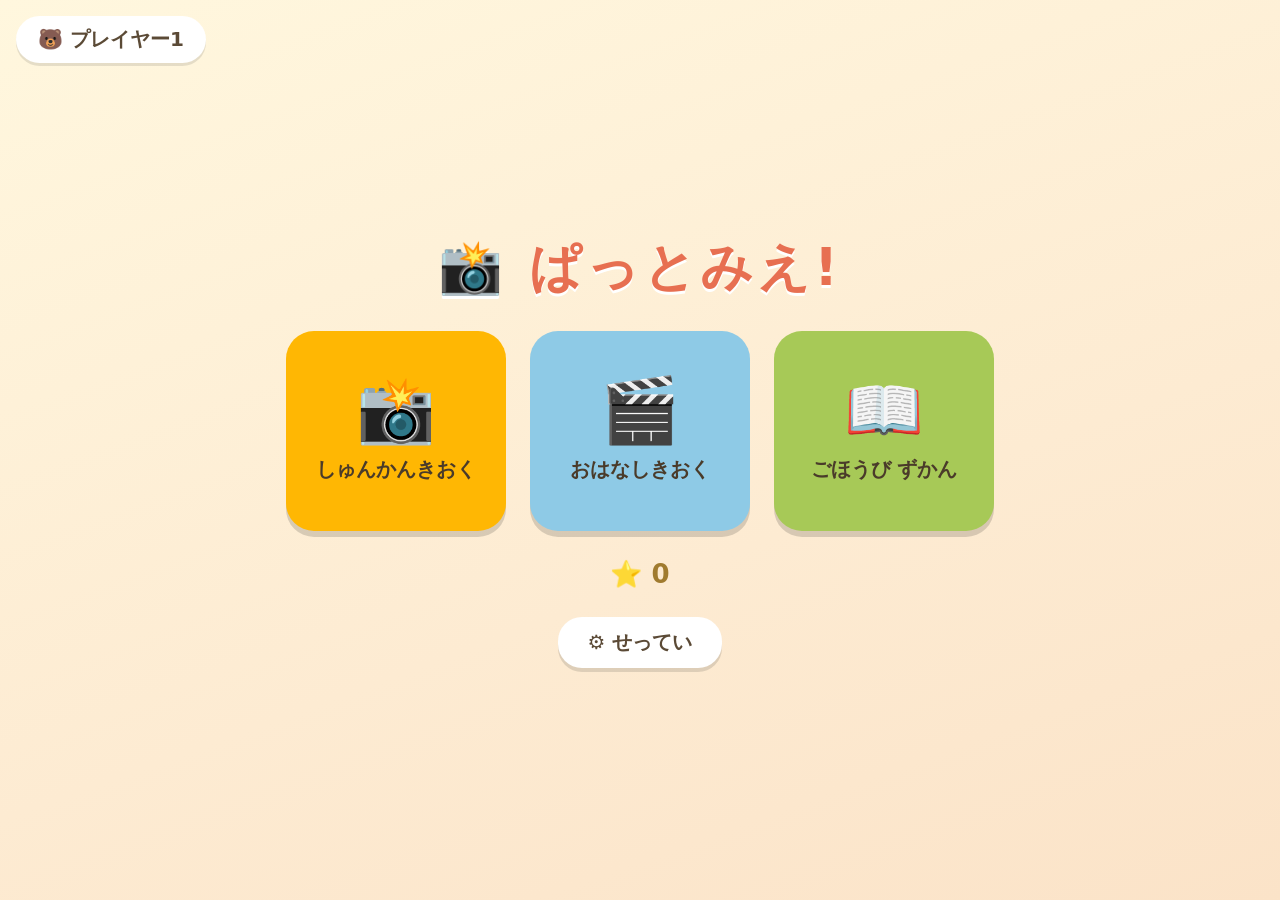
<file: index.html>
<!DOCTYPE html>
<html lang="ja">
<head>
<meta charset="UTF-8">
<meta http-equiv="refresh" content="0; url=./app/">
<title>ぱっとみえ!</title>
</head>
<body>
<p><a href="./app/">ぱっとみえ! をひらく</a></p>
</body>
</html>
</file>
<file: app/style.css>
* { margin: 0; padding: 0; box-sizing: border-box; -webkit-tap-highlight-color: transparent; }

html, body {
  width: 100%; height: 100%;
  overflow: hidden;
  font-family: "Hiragino Maru Gothic ProN", "Hiragino Kaku Gothic ProN", system-ui, sans-serif;
  background: #FDF6E3;
  touch-action: manipulation;
  -webkit-user-select: none; user-select: none;
  position: fixed;
}

button { font-family: inherit; border: none; cursor: pointer; background: none; }

.screen { display: none; width: 100%; height: 100%; position: absolute; inset: 0; }
.screen.active { display: flex; flex-direction: column; }
.hidden { display: none !important; }

/* ---------- ホーム ---------- */
#screen-home { align-items: center; justify-content: center; gap: 28px;
  background: linear-gradient(160deg, #FFF7DE 0%, #FDEBD2 60%, #FBE3C8 100%); }
.app-title { font-size: 52px; color: #E76F51; letter-spacing: 4px; text-shadow: 0 3px 0 #fff; }
.home-buttons { display: flex; gap: 24px; }
.home-btn {
  width: 220px; height: 200px; border-radius: 28px;
  display: flex; flex-direction: column; align-items: center; justify-content: center; gap: 14px;
  box-shadow: 0 6px 0 rgba(0,0,0,0.15);
  transition: transform .1s;
}
.home-btn:active { transform: translateY(4px); box-shadow: 0 2px 0 rgba(0,0,0,0.15); }
.home-btn.play { background: #FFB703; }
.home-btn.sequence { background: #8ECAE6; }
.home-btn.zukan { background: #A7C957; }
.home-btn-icon { font-size: 64px; line-height: 1; }
.home-btn-label { font-size: 20px; font-weight: bold; color: #4a3b2a; }
.home-stars { font-size: 26px; color: #a07b2f; font-weight: bold; }
.profile-chip {
  position: absolute; top: 16px; left: 16px;
  font-size: 20px; font-weight: bold; color: #5b4a36;
  background: #fff; border-radius: 24px; padding: 10px 22px;
  box-shadow: 0 3px 0 rgba(0,0,0,0.1);
}
.profile-chip:active { transform: translateY(2px); }
.settings-btn {
  font-size: 20px; font-weight: bold; color: #5b4a36;
  background: #fff; border-radius: 24px; padding: 12px 30px;
  box-shadow: 0 4px 0 rgba(0,0,0,0.12);
  transition: transform .1s;
}
.settings-btn:active { transform: translateY(3px); box-shadow: 0 1px 0 rgba(0,0,0,0.12); }

/* ---------- ゲーム共通 ---------- */
.game-topbar {
  height: 76px; display: flex; align-items: center; gap: 16px;
  padding: 8px 16px;
}
.game-message { font-size: 24px; font-weight: bold; color: #5b4a36; flex: 0 0 auto; }
.play-area { flex: 1; position: relative; }

.home-icon-btn {
  font-size: 26px; width: 56px; height: 56px;
  border-radius: 50%; background: #fff; box-shadow: 0 3px 5px rgba(0,0,0,.14);
  flex: 0 0 auto;
}
.home-icon-btn:active { transform: scale(0.92); }

.timer-wrap { flex: 1; display: flex; align-items: center; gap: 10px; max-width: 480px; }
.timer-track { flex: 1; height: 22px; background: #eadfc8; border-radius: 11px; overflow: hidden; }
.timer-bar { height: 100%; width: 100%; background: linear-gradient(90deg, #52B69A, #99D98C); border-radius: 11px; }
.timer-icon { font-size: 24px; }

.big-action-btn {
  margin-left: auto;
  font-size: 24px; font-weight: bold; color: #fff;
  background: #E76F51; border-radius: 30px; padding: 12px 34px;
  box-shadow: 0 4px 0 #b8503a;
}
.big-action-btn:active { transform: translateY(3px); box-shadow: 0 1px 0 #b8503a; }
.big-action-btn.done { background: #2A9D8F; box-shadow: 0 4px 0 #1d7268; animation: pulse 1.2s infinite; }
@keyframes pulse { 0%,100% { transform: scale(1); } 50% { transform: scale(1.06); } }

/* ---------- グリッド・カード ---------- */
.grid-cell {
  position: absolute; border: 3px dashed #d8c9a8; border-radius: 16px;
  background: rgba(255,255,255,0.45);
}
.tray-slot {
  position: absolute; border: 3px dashed #cfe3ec; border-radius: 16px;
  background: rgba(214,236,245,0.35);
}
.tray-backdrop {
  position: absolute; background: rgba(142,202,230,0.12); border-radius: 24px;
}

.card {
  position: absolute; border-radius: 16px;
  perspective: 600px;
  transition: left .3s ease, top .3s ease, width .3s ease, height .3s ease;
  touch-action: none;
  z-index: 5;
}
.card.dragging { transition: none; z-index: 50; }
.card.no-anim { transition: none; }
.card-inner {
  width: 100%; height: 100%; position: relative;
  transform-style: preserve-3d;
  transition: transform .45s;
}
.card.facedown .card-inner { transform: rotateY(180deg); }
.card-face {
  position: absolute; inset: 0; border-radius: 16px;
  display: flex; align-items: center; justify-content: center;
  backface-visibility: hidden; -webkit-backface-visibility: hidden;
}
.card-front { background: #fff; box-shadow: 0 3px 6px rgba(0,0,0,0.14); border: 3px solid #f0e6d2; }
.card-front .emoji { line-height: 1; }
.card-front svg { width: 62%; height: 62%; }
.card-back {
  transform: rotateY(180deg);
  background: repeating-linear-gradient(45deg, #FFB703 0 12px, #FFC733 12px 24px);
  border: 3px solid #e8a800;
}
.card.dragging .card-inner { transform: scale(1.12); }
.card.dragging { filter: drop-shadow(0 8px 10px rgba(0,0,0,0.25)); }

.card.pop-in { animation: popin .3s ease-out backwards; }
@keyframes popin { from { transform: scale(0); } to { transform: scale(1); } }

.card.correct .card-front { border-color: #52B69A; box-shadow: 0 0 18px 4px rgba(82,182,154,0.65); }
.card.wrong { animation: wiggle .5s ease; }
.card.wrong .card-front { border-color: #F4A261; }
@keyframes wiggle {
  0%,100% { transform: rotate(0); } 20% { transform: rotate(-7deg); }
  40% { transform: rotate(7deg); } 60% { transform: rotate(-5deg); } 80% { transform: rotate(5deg); }
}

.cell-mark {
  position: absolute; font-size: 30px; z-index: 60; pointer-events: none;
  animation: popin .3s ease-out backwards;
}
.cell-ghost {
  position: absolute; z-index: 55; pointer-events: none; opacity: 0;
  display: flex; align-items: center; justify-content: center;
  background: rgba(255,255,255,0.92); border-radius: 12px; border: 2px solid #F4A261;
  animation: ghostin .5s ease .2s forwards;
}
@keyframes ghostin { to { opacity: 1; } }

/* ---------- じゅんばん ---------- */
.seq-slots { position: absolute; top: 0; left: 0; right: 0; display: flex; flex-wrap: wrap; justify-content: center; gap: 14px; padding-top: 6px; }
.seq-slot {
  border: 3px dashed #d8c9a8; border-radius: 16px; background: rgba(255,255,255,0.45);
  display: flex; align-items: center; justify-content: center;
  font-size: 26px; color: #cbb689; font-weight: bold; position: relative;
}
.seq-slot.filled { background: #fff; border-style: solid; border-color: #e8dcc0; }
.seq-slot.correct { border-style: solid; border-color: #52B69A; background: #fff; box-shadow: 0 0 14px 3px rgba(82,182,154,0.5); }
.seq-slot.wrong { animation: wiggle .5s ease; border-style: solid; border-color: #F4A261; background: #fff; }
.slot-ghost {
  position: absolute; right: -8px; bottom: -8px; z-index: 5;
  background: #fff; border: 2px solid #F4A261; border-radius: 10px;
  display: flex; align-items: center; justify-content: center;
  animation: ghostin .5s ease .15s backwards;
}
.seq-stage { position: absolute; inset: 0; display: flex; align-items: center; justify-content: center; pointer-events: none; }
.seq-choices { position: absolute; bottom: 10px; left: 0; right: 0; display: flex; flex-wrap: wrap; justify-content: center; gap: 14px; }

/* ---------- サブ画面 ---------- */
.sub-topbar {
  height: 72px; display: flex; align-items: center; gap: 20px; padding: 0 20px;
  background: #fff; box-shadow: 0 2px 6px rgba(0,0,0,0.08);
}
.sub-topbar h2 { font-size: 24px; color: #5b4a36; }
.back-btn {
  font-size: 18px; font-weight: bold; background: #eee3cd; color: #5b4a36;
  border-radius: 22px; padding: 10px 20px;
}
.zukan-progress { margin-left: auto; font-size: 20px; font-weight: bold; color: #a07b2f; }
.zukan-next { font-size: 15px; color: #b0a184; margin-left: 8px; }

.zukan-grid {
  flex: 1; overflow-y: auto; display: grid;
  grid-template-columns: repeat(auto-fill, minmax(130px, 1fr));
  gap: 16px; padding: 20px;
}
.zukan-item {
  background: #fff; border-radius: 18px; padding: 14px 6px;
  display: flex; flex-direction: column; align-items: center; gap: 6px;
  box-shadow: 0 2px 5px rgba(0,0,0,0.08);
}
.zukan-item .z-icon { font-size: 54px; line-height: 1.2; }
.zukan-item .z-name { font-size: 15px; font-weight: bold; color: #5b4a36; }
.zukan-item.locked { opacity: 0.55; }
.zukan-item.locked .z-icon { filter: grayscale(1); opacity: 0.3; }
.zukan-item.locked .z-name { color: #bbb; }

/* ---------- 設定 ---------- */
.settings-body { flex: 1; overflow-y: auto; padding: 20px 28px 40px; }
.settings-group {
  background: #fff; border-radius: 20px; padding: 18px 22px 6px;
  margin-bottom: 20px; box-shadow: 0 2px 5px rgba(0,0,0,0.07);
}
.group-title { font-size: 21px; color: #E76F51; margin-bottom: 14px; }
.setting-row { margin-bottom: 22px; }
.setting-label { font-size: 19px; font-weight: bold; color: #5b4a36; margin-bottom: 8px; }
.setting-note { font-size: 14px; color: #a0937d; margin-top: 6px; }
.setting-options { display: flex; flex-wrap: wrap; gap: 10px; }
.opt-pill {
  font-size: 17px; font-weight: bold; padding: 10px 22px; border-radius: 24px;
  background: #f1e8d4; color: #7a6a50; border: 3px solid transparent;
}
.opt-pill.selected { background: #FFB703; color: #4a3b2a; border-color: #e8a800; }
.opt-pill:disabled { opacity: 0.4; }
.danger-row { margin-top: 40px; }
.records-btn {
  font-size: 17px; font-weight: bold; color: #23485a;
  background: #d9edf5; border-radius: 16px; padding: 12px 24px;
}

/* ---------- きろく ---------- */
.records-body { flex: 1; overflow-y: auto; padding: 22px 30px 40px; }
.records-summary { font-size: 18px; font-weight: bold; color: #5b4a36; margin-bottom: 18px; }
.rec-row { display: flex; align-items: center; gap: 12px; margin-bottom: 9px; }
.rec-date { width: 50px; font-size: 14px; color: #8a7a5f; font-weight: bold; text-align: right; flex: 0 0 auto; }
.rec-bar-track { flex: 0 0 300px; height: 16px; background: #f1e8d4; border-radius: 8px; overflow: hidden; }
.rec-bar { height: 100%; background: linear-gradient(90deg, #FFB703, #F4A261); border-radius: 8px; }
.rec-info { font-size: 14px; color: #7a6a50; }

/* ---------- プロフィール ---------- */
.profile-panel { min-width: 440px; }
.profile-item {
  display: flex; align-items: center; gap: 14px; width: 100%;
  background: #f7f1e3; border-radius: 16px; padding: 12px 18px; margin-bottom: 10px;
  font-size: 20px; font-weight: bold; color: #5b4a36; border: 3px solid transparent;
}
.profile-item.active { border-color: #FFB703; background: #fff4d6; }
.p-avatar { font-size: 30px; }
.p-edit { margin-left: auto; font-size: 17px; padding: 4px 8px; opacity: 0.7; }
.p-del { color: #c9a3a3; font-size: 17px; padding: 4px 10px; }
#profile-new { margin: 12px 0; }
#profile-name {
  font-size: 18px; padding: 10px 14px; border-radius: 12px;
  border: 2px solid #e5d9bd; width: 220px; margin-bottom: 12px;
  font-family: inherit; text-align: center;
}
#avatar-pick { display: flex; flex-wrap: wrap; gap: 8px; justify-content: center; margin-bottom: 12px; }
#avatar-pick button { font-size: 28px; padding: 6px 8px; border-radius: 12px; background: #f1e8d4; border: 3px solid transparent; }
#avatar-pick button.selected { border-color: #FFB703; background: #fff; }
#profile-create {
  font-size: 18px; font-weight: bold; color: #fff;
  background: #2A9D8F; border-radius: 20px; padding: 10px 28px;
}
#profile-add {
  font-size: 17px; font-weight: bold; color: #5b4a36;
  background: #f1e8d4; border-radius: 20px; padding: 10px 22px; margin: 6px 0 4px;
}
.timeup-icon { font-size: 64px; margin-bottom: 10px; }
#gate-modal { z-index: 260; }
.danger-btn { font-size: 16px; color: #c0392b; background: #fdecea; border-radius: 12px; padding: 12px 20px; }

/* ---------- モーダル ---------- */
.modal {
  position: fixed; inset: 0; background: rgba(60,45,25,0.45);
  display: flex; align-items: center; justify-content: center; z-index: 200;
}
.modal-panel {
  background: #fff; border-radius: 26px; padding: 30px 40px;
  box-shadow: 0 10px 30px rgba(0,0,0,0.25); text-align: center;
}
.gate-title { font-size: 22px; font-weight: bold; color: #5b4a36; margin-bottom: 8px; }
.gate-instruction { font-size: 17px; color: #7a6a50; margin-bottom: 16px; }
.gate-code { font-size: 24px; font-weight: bold; color: #E76F51; letter-spacing: 2px; }
.gate-pad { display: grid; grid-template-columns: repeat(3, 76px); gap: 12px; justify-content: center; margin-bottom: 16px; }
.gate-pad button {
  height: 64px; font-size: 26px; font-weight: bold; border-radius: 16px;
  background: #f1e8d4; color: #5b4a36;
}
.gate-pad button:active { background: #FFB703; }
.gate-cancel { font-size: 16px; color: #999; padding: 8px 16px; }

/* 結果ポップアップは後ろの回答が見えるように半透明にする */
#result-overlay { background: rgba(60,45,25,0.12); }
#result-overlay .modal-panel { background: rgba(255,255,255,0.75); }

.result-panel { min-width: 420px; }
.result-stars { font-size: 66px; margin-bottom: 6px; letter-spacing: 6px; }
.result-stars .star { display: inline-block; animation: starpop .4s ease backwards; }
@keyframes starpop { from { transform: scale(0) rotate(-40deg); } to { transform: scale(1) rotate(0); } }
.result-message { font-size: 26px; font-weight: bold; color: #5b4a36; margin-bottom: 22px; }
.result-buttons { display: flex; gap: 18px; justify-content: center; }
.result-btn {
  font-size: 21px; font-weight: bold; border-radius: 26px; padding: 14px 28px;
  color: #fff; box-shadow: 0 4px 0 rgba(0,0,0,0.18);
}
.result-btn:active { transform: translateY(3px); box-shadow: 0 1px 0 rgba(0,0,0,0.18); }
.result-btn.retry { background: #FFB703; color: #4a3b2a; }
.result-btn.home { background: #8ECAE6; color: #23485a; }

/* ---------- 紙吹雪 ---------- */
#confetti-layer { position: fixed; inset: 0; pointer-events: none; z-index: 300; overflow: hidden; }
.confetti {
  position: absolute; width: 12px; height: 12px; top: -20px;
  animation: fall linear forwards;
}
@keyframes fall {
  to { transform: translateY(110vh) rotate(720deg); }
}

/* ---------- 縦向き警告 ---------- */
#rotate-overlay {
  display: none; position: fixed; inset: 0; z-index: 500;
  background: #FDF6E3; align-items: center; justify-content: center;
}
.rotate-inner { text-align: center; font-size: 26px; font-weight: bold; color: #5b4a36; }
.rotate-icon { font-size: 70px; margin-bottom: 16px; }
@media (orientation: portrait) {
  #rotate-overlay { display: flex; }
}
</file>
